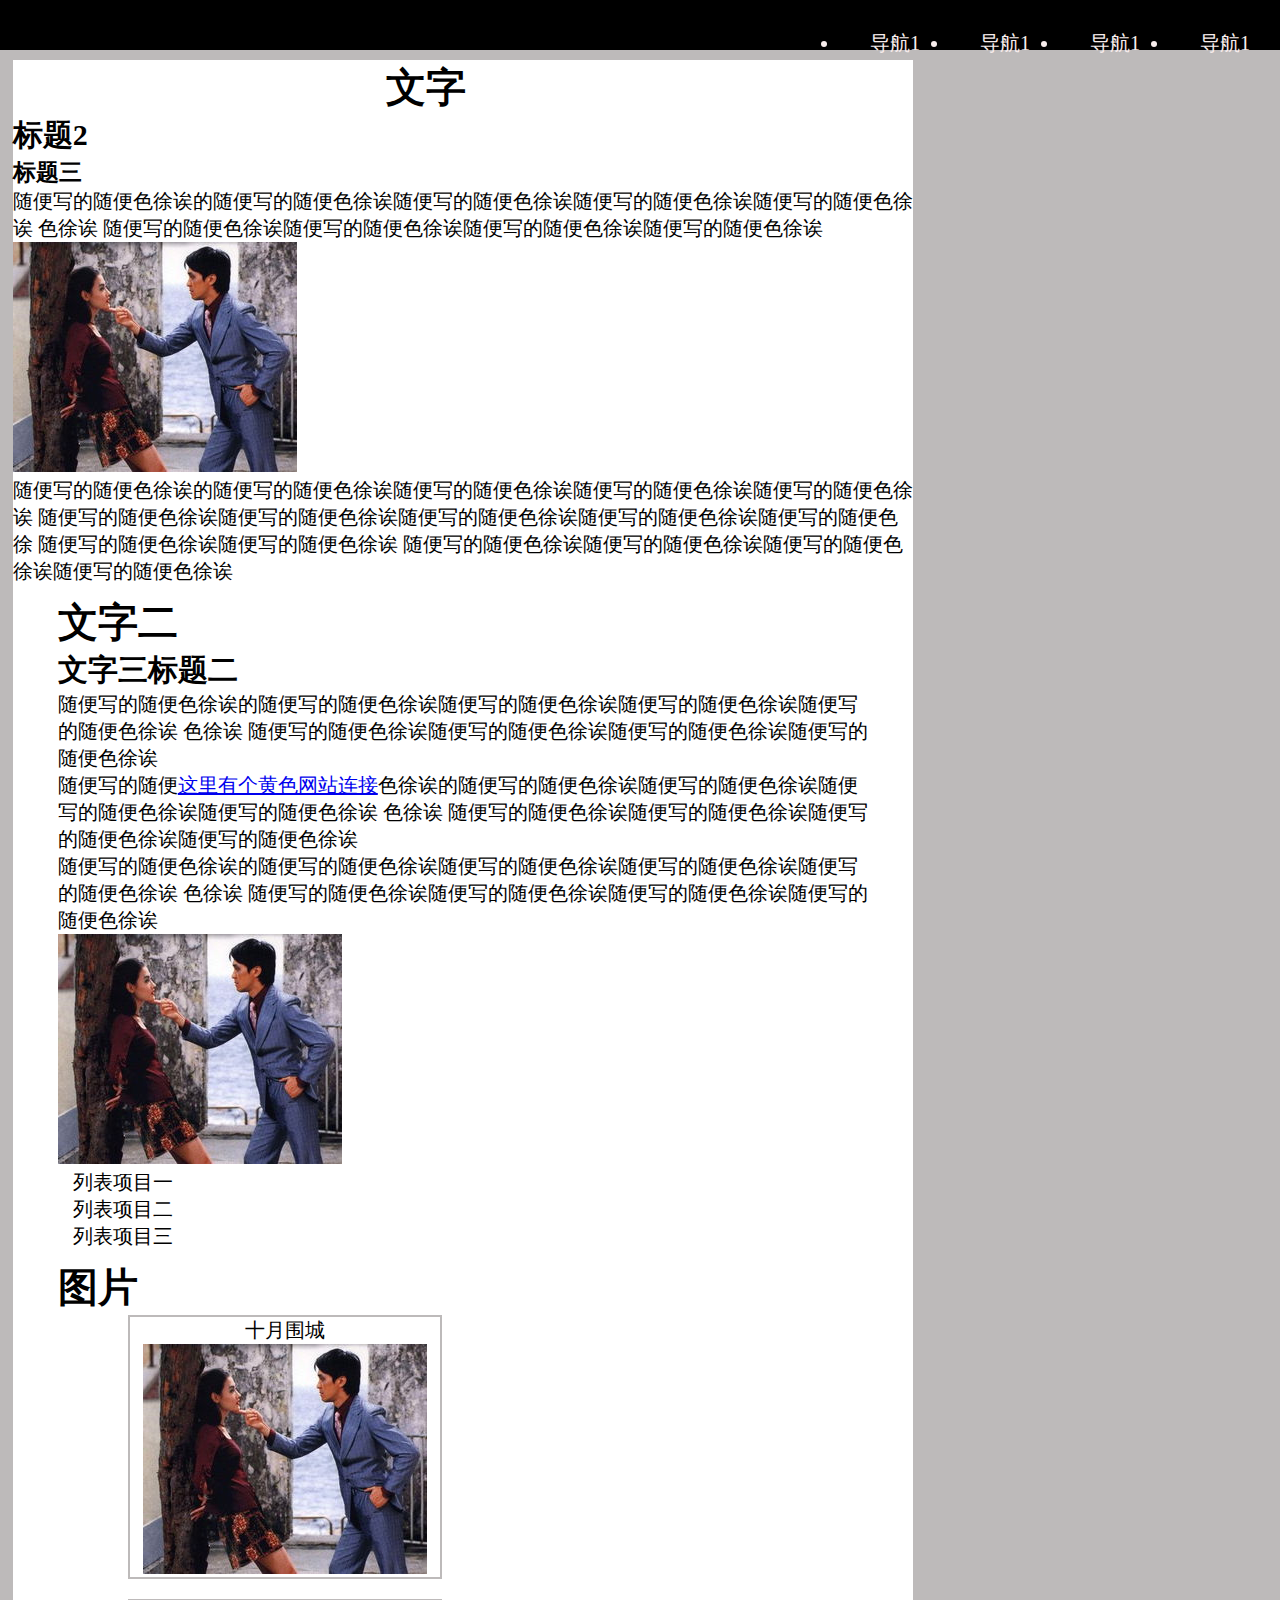
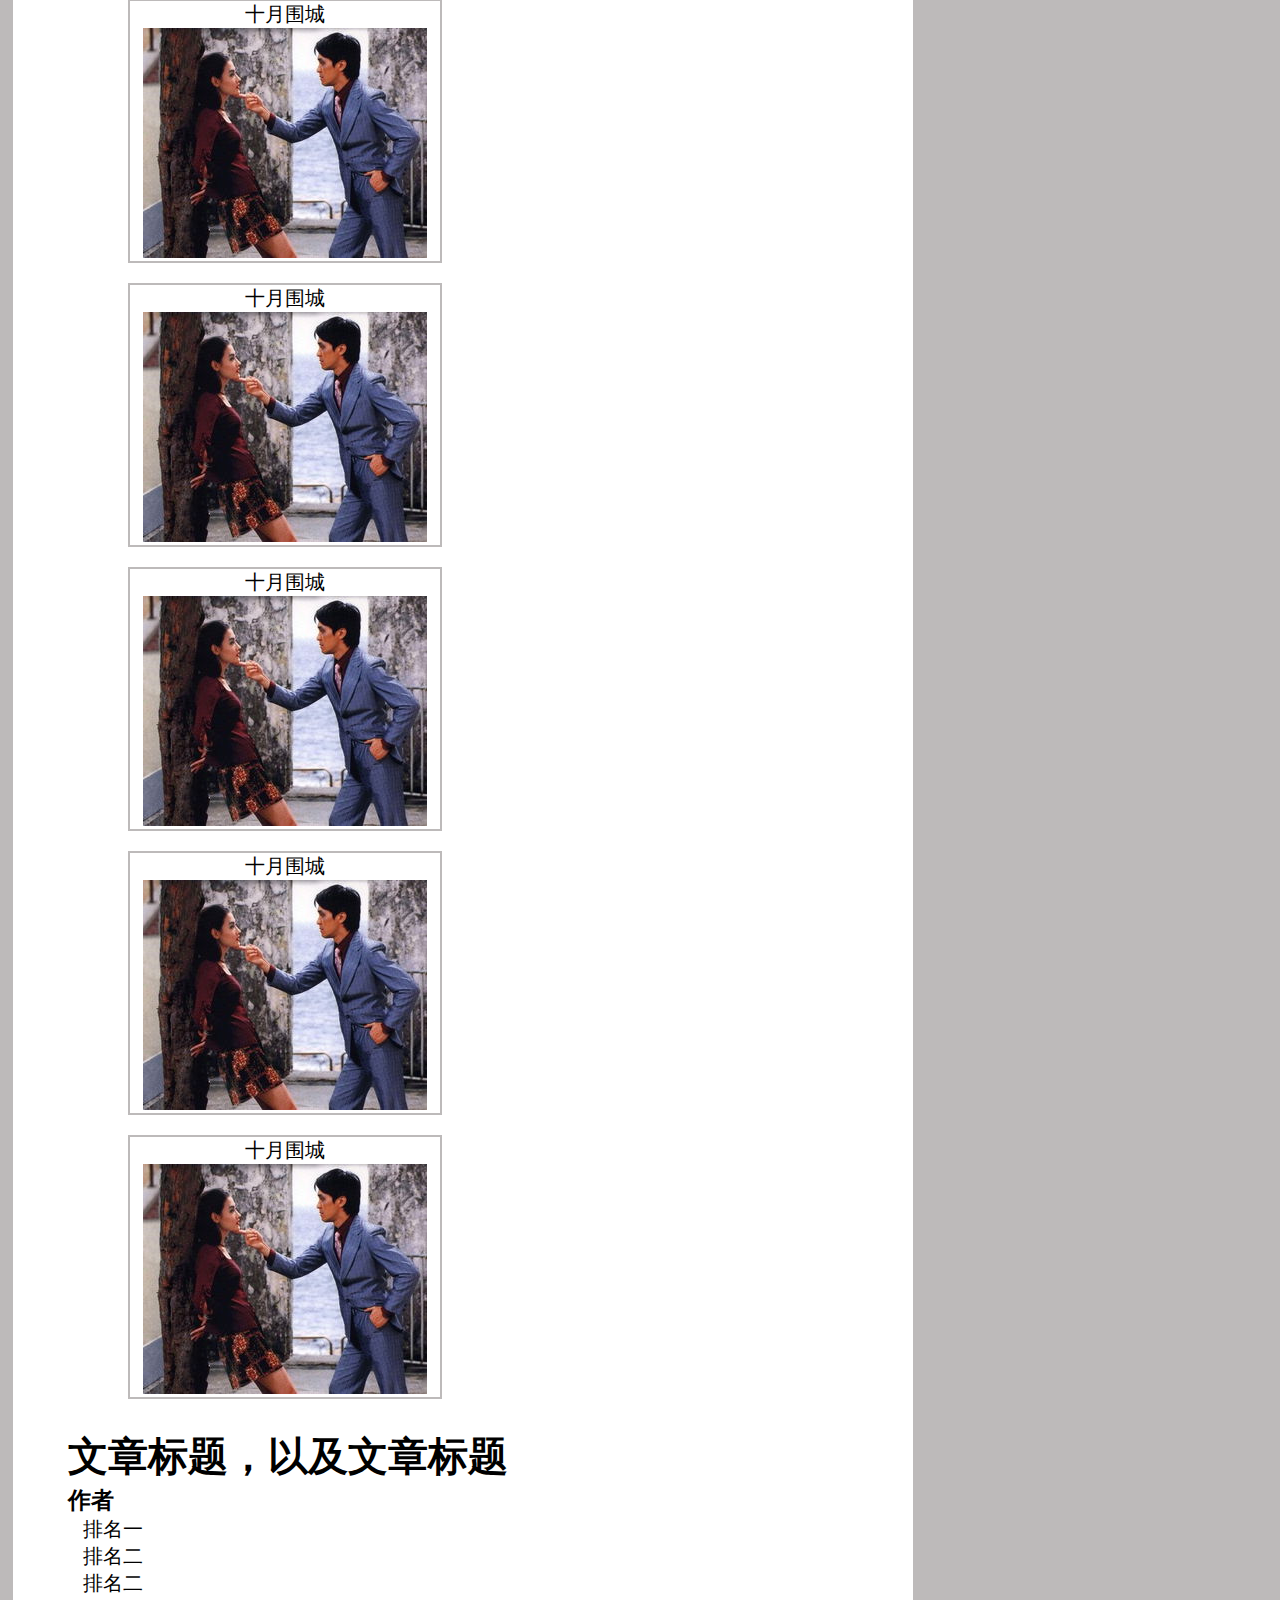
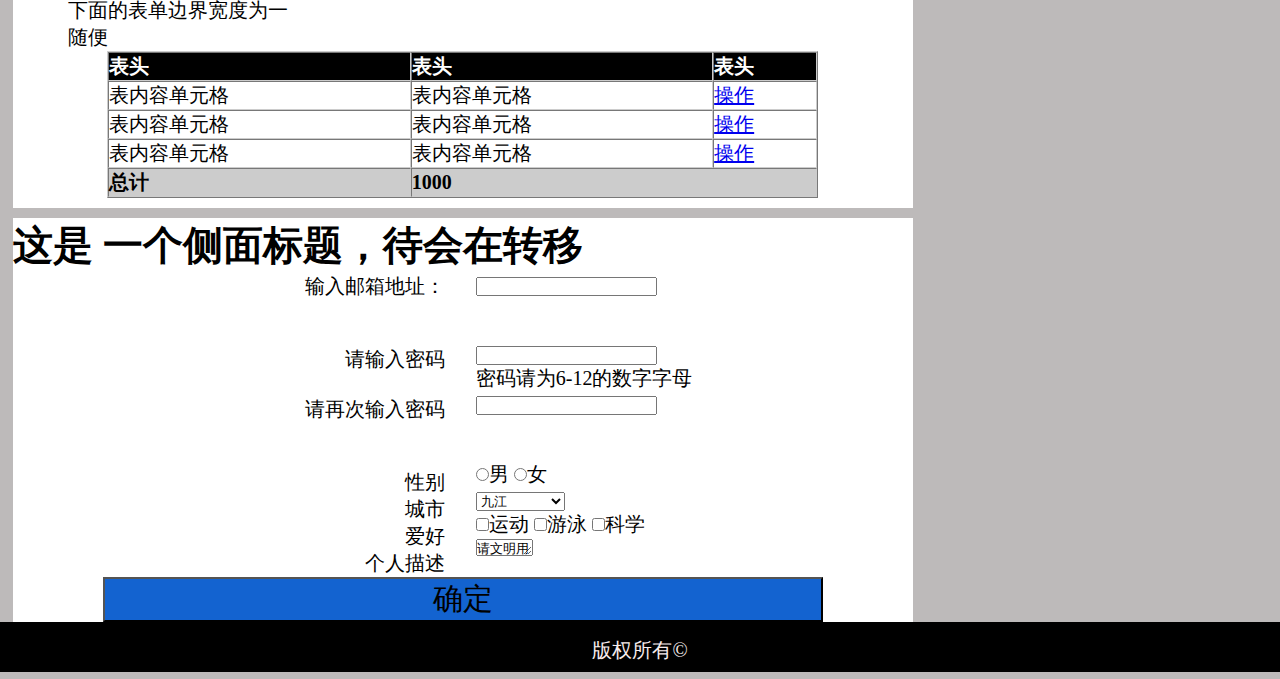
<file: basic2/basic2.html>
<!doctype html>
<html>
<head>
<meta charset="utf-8">
<title>百度任务</title>
<style type="text/css">
*{margin:0;
padding:0;
 }
 
 body{
background:#BDBABA;
  color:#F8EDED;
  font-size:20px; 
}


.zuihou{
	margin-buttom:0px;
	height:50px;
	width:100%;
	background:#000000;
 
			}
.zuihou p{
	text-align:center;
	padding:15px 0;
	
	}

.header{
	height:50px;
	width:100%;
	background:#000000;
	clear:both;
	}
	
.list li{
		float:right;
		margin:0px;
		padding:30px;
		text-align:center;
		}

.zhugan{
	margin-top:10px;
	margin-bottom:10px;
	 background:#FFFFFF;
	margin-left:1%;
	margin-right:25%;
	width:900px;
	color:#000000;
		}
.zhugan-partone h1 {
	text-align:center;
	}	
.zhugan-parttwo{
	margin:10px 5%;
	background:#FFFFFF;}
.zhugan-parttwo p ,h1,h2,dl{
		color:#000000;}	
.zhugan-partthree{
	margin :10px 5%;
	background:#fff;
	color:#000;
	
	}
	  .zhugan-partthree p{
	text-align:center;
	 width:310px;
	 height:260px;
	 border:2px solid #BDBABA;
	 margin-left:70px;
	 margin-bottom:20px;
	}
	.zhugan-partlist{
		 color:#000000;
		margin:10px 5%;
		background:#fff;
		padding:10px;
		}
		.zhugan-partlist   ol{
			list-style:none;
			color:#000000;
		 }
	 
.zhugan-partlist p,ol{
	color:#000;
	}		
	table{
		border-color:#cccccc;
		width:90%;
		 margin-right:5%;
	     margin-left:5%;
		 border-spacing:0px; 
	     padding:0; 
	}
 
table #header{
		color:#FFFFFF;
		background:#000000;
		text-align:left;}
 table #footer{ 
	 background:#cccccc;
	 font-weight:bold; }
/*侧栏*/	 
 .celan{ 
		 background:#fff;
		 color:#000000;
		 width:900px;
		 margin-left:1%;
		 } 
 .finallyleft{
	  width:48%;
	 margin-right:5px;
	 float:left;
	
	 }
.finallyright{
	 width:48%;
	 float:right;
	 margin-right:5px;
	 }
 
 #button{clear:both;
 background:#1363D0;
 width:80%;
 height:auto;
 font-size:150%;
 margin:0 10%;}
 
 
 
</style>

</head>
<body>
<header>
<div class="header" >

<ul style="list-type:disc" class="list">
<li>导航1</li>
<li>导航1</li>
<li>导航1</li>
<li>导航1</li>
</ul>
</div>
</header>
 
<div class="zhugan" id="zhugan">
 <div class="zhugan-partone">
 <h1>文字</h1>
 <h2>标题2</h2>
 <h3>标题三</h3>
  <p>随便写的随便色徐诶的随便写的随便色徐诶随便写的随便色徐诶随便写的随便色徐诶随便写的随便色徐诶
  色徐诶
 随便写的随便色徐诶随便写的随便色徐诶随便写的随便色徐诶随便写的随便色徐诶</p>
 <img src="zhouxingchi.jpg" alt="图像不可见的时候描述" title="图像可见的描述"/>
  <p>随便写的随便色徐诶的随便写的随便色徐诶随便写的随便色徐诶随便写的随便色徐诶随便写的随便色徐诶
 随便写的随便色徐诶随便写的随便色徐诶随便写的随便色徐诶随便写的随便色徐诶随便写的随便色徐 随便写的随便色徐诶随便写的随便色徐诶
 随便写的随便色徐诶随便写的随便色徐诶随便写的随便色徐诶随便写的随便色徐诶</p></div>
<div class="zhugan-parttwo">
<h1>文字二</h1>
<h2>文字三标题二</h2>
 <p>随便写的随便色徐诶的随便写的随便色徐诶随便写的随便色徐诶随便写的随便色徐诶随便写的随便色徐诶
  色徐诶
 随便写的随便色徐诶随便写的随便色徐诶随便写的随便色徐诶随便写的随便色徐诶</p>
  <p>随便写的随便<a href="www.comdda.com" title="这里有一个连接">这里有个黄色网站连接</a>色徐诶的随便写的随便色徐诶随便写的随便色徐诶随便写的随便色徐诶随便写的随便色徐诶
  色徐诶
 随便写的随便色徐诶随便写的随便色徐诶随便写的随便色徐诶随便写的随便色徐诶</p>
  <p>随便写的随便色徐诶的随便写的随便色徐诶随便写的随便色徐诶随便写的随便色徐诶随便写的随便色徐诶
  色徐诶
 随便写的随便色徐诶随便写的随便色徐诶随便写的随便色徐诶随便写的随便色徐诶</p>
 <img src="zhouxingchi.jpg" alt="图片不能显示的时候显示" title="尹千仇">
 <dl>
 <dd>&nbsp;&nbsp;&nbsp;列表项目一</dd>
 <dd>&nbsp;&nbsp;&nbsp;列表项目二</dd>
 <dd>&nbsp;&nbsp;&nbsp;列表项目三</dd></dl>
</div>
<div class="zhugan-partthree" >
<h1>图片</h1>
<p  class="jiegou">十月围城<br><img src="zhouxingchi.jpg" alt="照片不能显示的时候显示" title="十月围城"/></p>
<p  class="jiegou">十月围城<br><img src="zhouxingchi.jpg" alt="照片不能显示的时候显示" title="十月围城"/></p>
<p  class="jiegou">十月围城<br><img src="zhouxingchi.jpg" alt="照片不能显示的时候显示" title="十月围城"/></p>
<p  class="jiegou">十月围城<br><img src="zhouxingchi.jpg" alt="照片不能显示的时候显示" title="十月围城"/></p>
<p  class="jiegou">十月围城<br><img src="zhouxingchi.jpg" alt="照片不能显示的时候显示" title="十月围城"/></p>
<p  class="jiegou">十月围城<br><img src="zhouxingchi.jpg" alt="照片不能显示的时候显示" title="十月围城"/></p>
</div>
<div class="zhugan-partlist">
<h1>文章标题，以及文章标题</h1>
<h3>作者</h3>
<ol><li>&nbsp;&nbsp;&nbsp;排名一</li>
<li>&nbsp;&nbsp;&nbsp;排名二</li>
<li>&nbsp;&nbsp;&nbsp;排名二</li></ol>
<p>下面的表单边界宽度为一</p> 
<caption>随便</caption>
<table border="1" >
<tr id="header"><th>表头</th>
    <th>表头</th>
    <th>表头</th>
  </tr>
  <tr>
  <td>表内容单元格</td>
  <td>表内容单元格</td>
  <td><a  href="www.imooc.com" title="可能是连接的">操作</a></td>
   </tr>  
  <tr><td>表内容单元格</td>
  <td>表内容单元格</td>
  <td><a  href="www.imooc.com" title="可能是连接的">操作</a></td> </tr>
  <tr><td>表内容单元格</td>
  <td>表内容单元格</td>
  <td><a  href="www.imooc.com" title="可能是连接的">操作</a></td></tr>
  <tr id="footer"  ><td>总计</td>
     <td colspan="2" >1000</td></tr>
 </table>
</div>
 </div>
<div  class="celan">
<h1>这是 一个侧面标题，待会在转移</h1>

<div class="finallyleft">
<p align="right">输入邮箱地址：</p>
<br><br>
<p align="right">请输入密码</p><br>
<p align="right">请再次输入密码</p>
<br><br>
<p align="right">性别</p>
<p align="right">城市</p>
<p  align="right">爱好</p>
<p align="right">个人描述</p>
</div>
<form action=""  method="post">
<div class="finallyright"> 
<input name="edittext" type="text" size="20"  maxlength="12"><br><br><br>
<input name="password" type="password" size="20"  maxlength="12">
<p>密码请为6-12的数字字母</p>
<input name="repassword" type="password" size="20"  maxlength="12"><br><br><br>
<input name="onechiose" type ="radio" value="men">男
<input name="women" type="radio" value="women">女
<br>
<select name="中国">
<optgroup label="江西">
<option>九江</option>
<option>南昌</option></optgroup>
<optgroup  label="海南">
<option>北京</option>
<option>随便</option></optgroup>
<optgroup  label="大宇宙">
<option>十月围城</option>
<option>永远不变</option>
<option>还是不变</option></optgroup></select>
<br>
<input name="sport" type="checkbox">运动
<input name="swing" type="checkbox">游泳
<input name="sciecin" type="checkbox">科学<br>
<textarea name="textarea"  rows="1" cols="5" value="say">请文明用语：</textarea><br>

</div>
<form>
<input type="submit" value="确定" id="button">
</form>

</div>
 

<footer>
<div class="zuihou" >
<p>版权所有&copy;</p></div></footer>

</body>
</html>
</file>
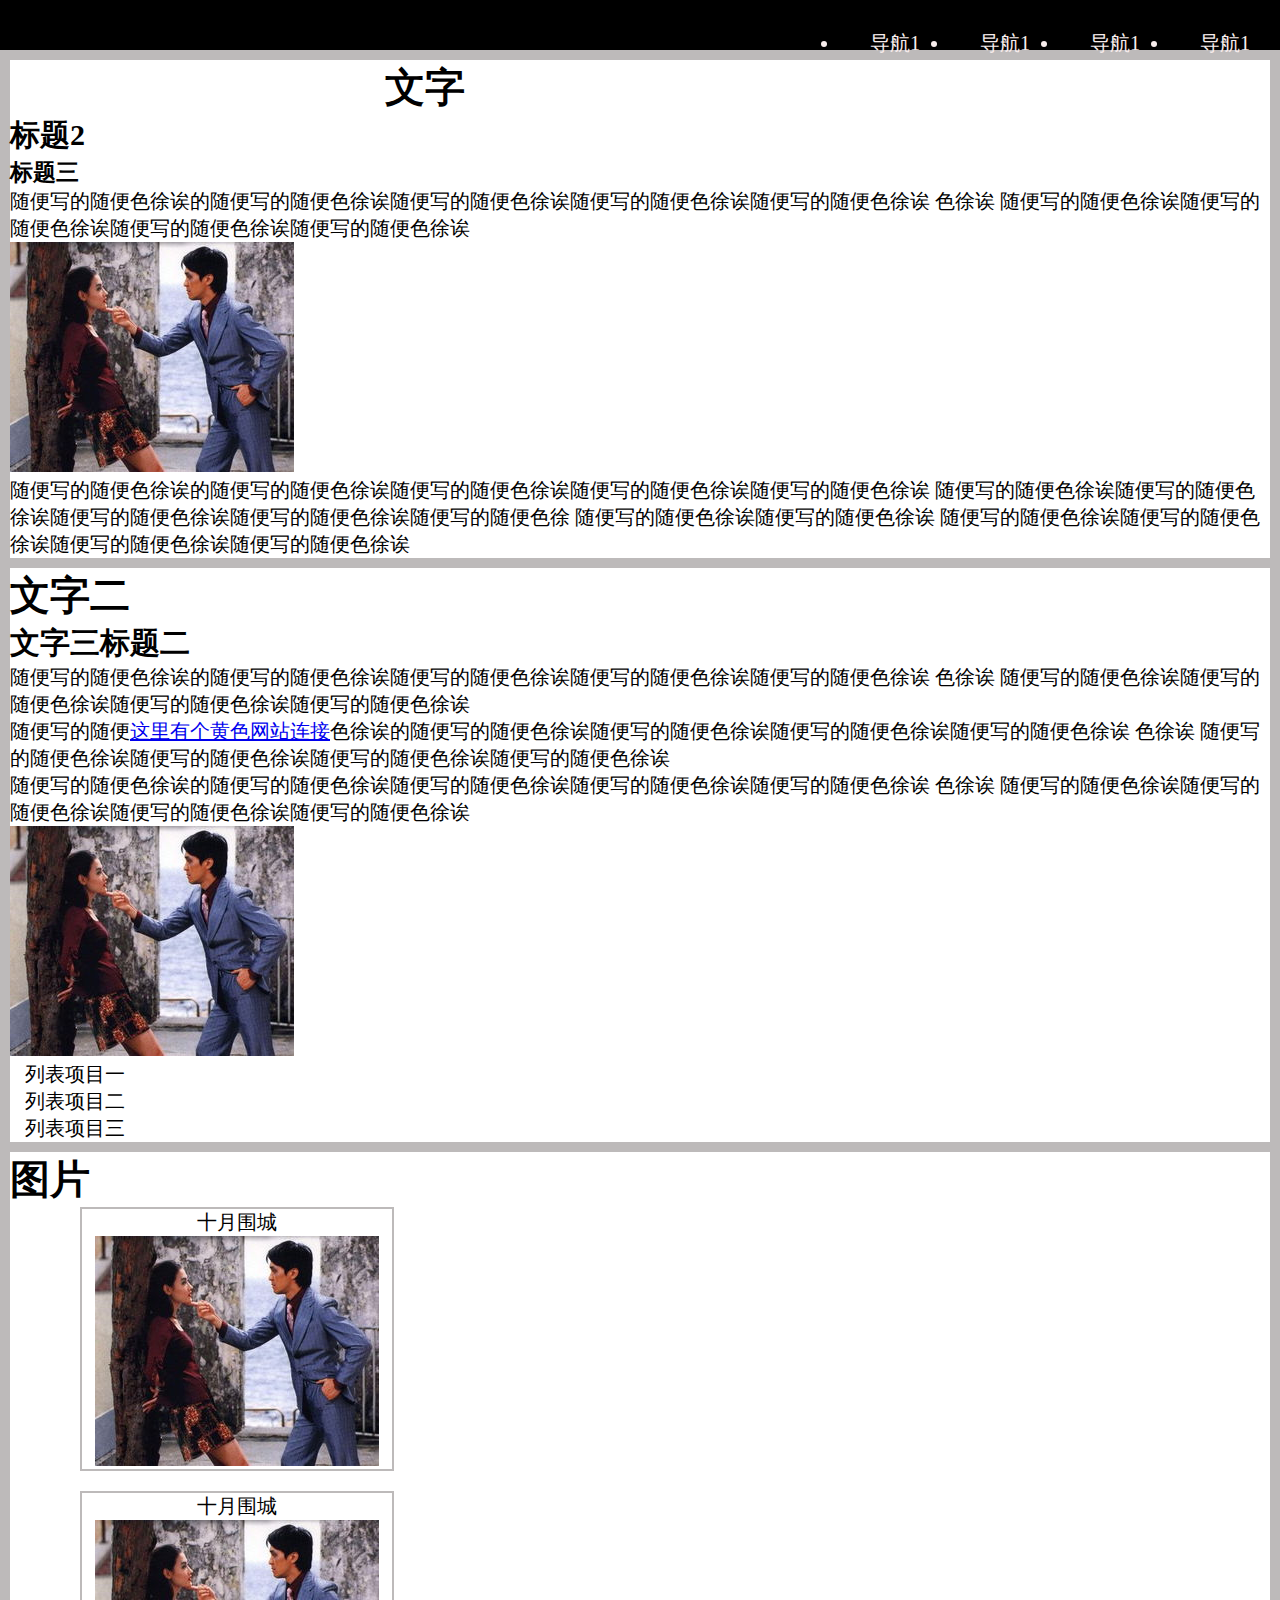
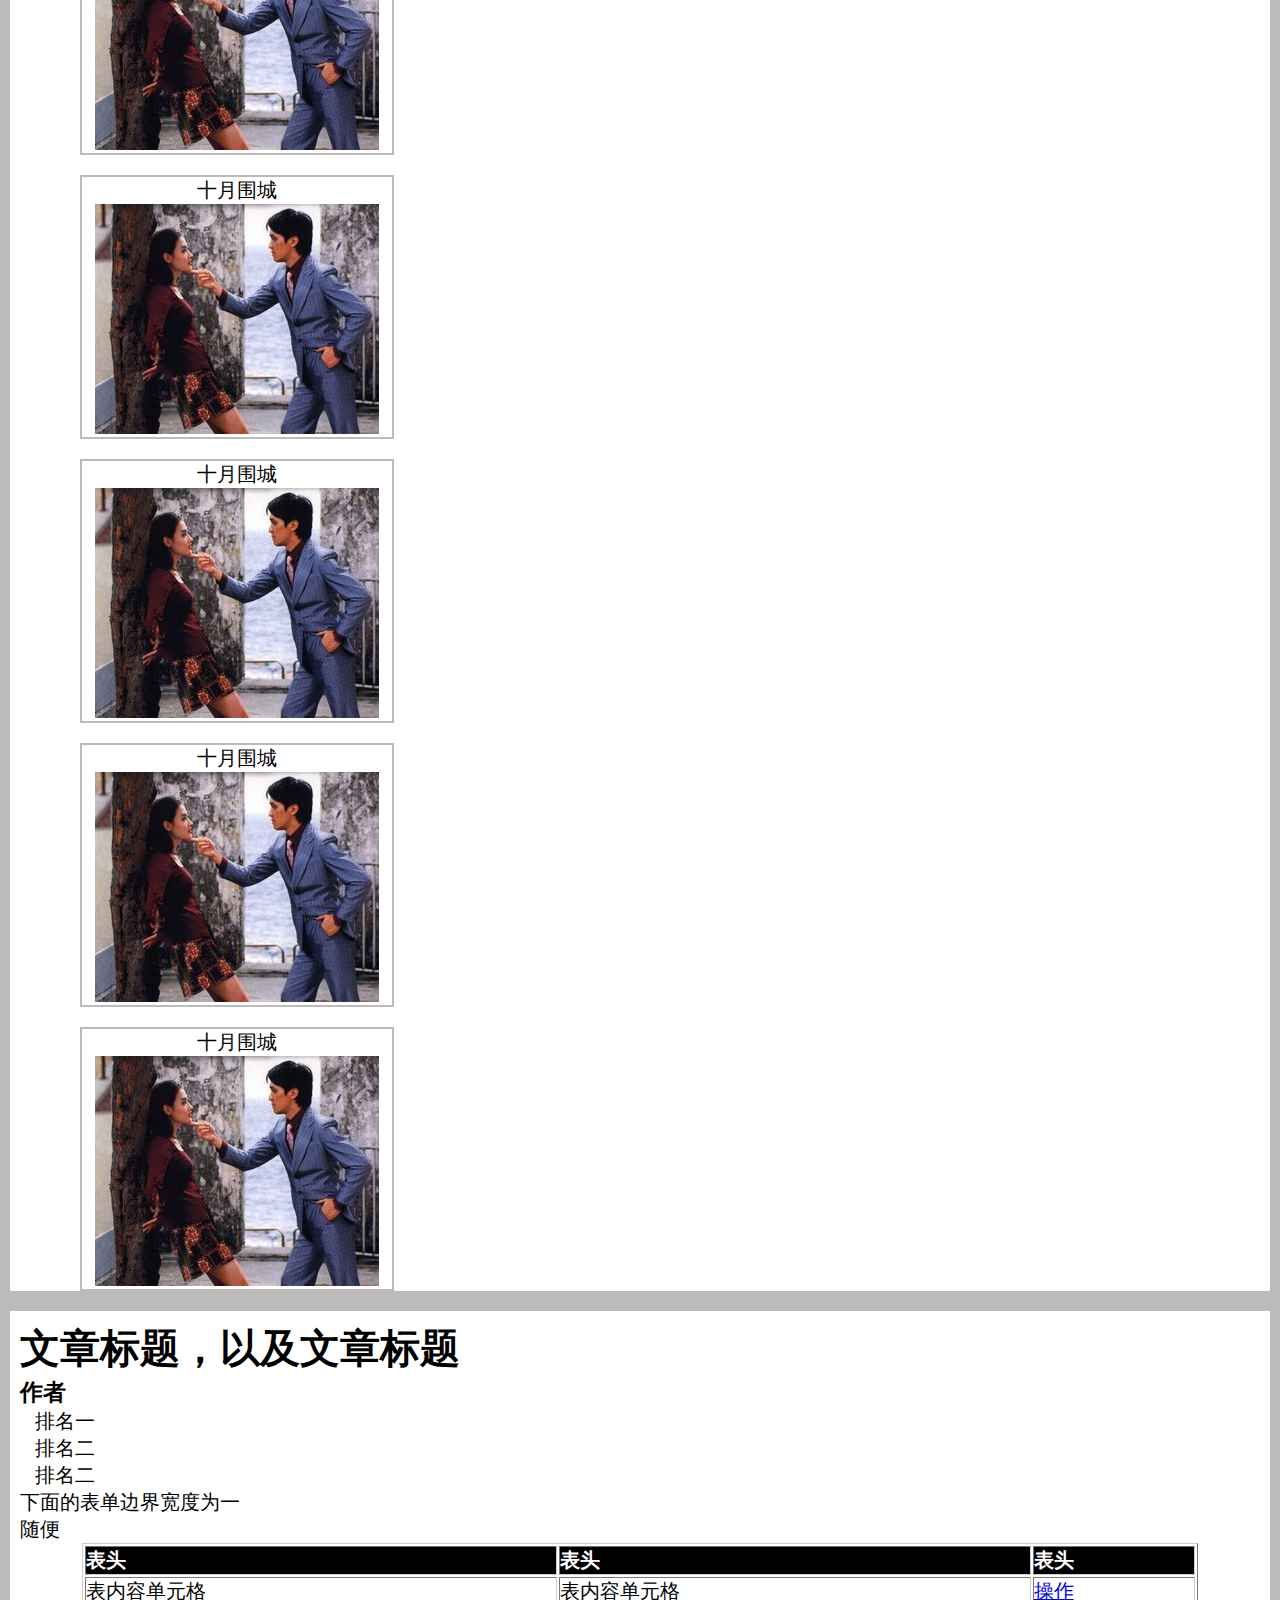
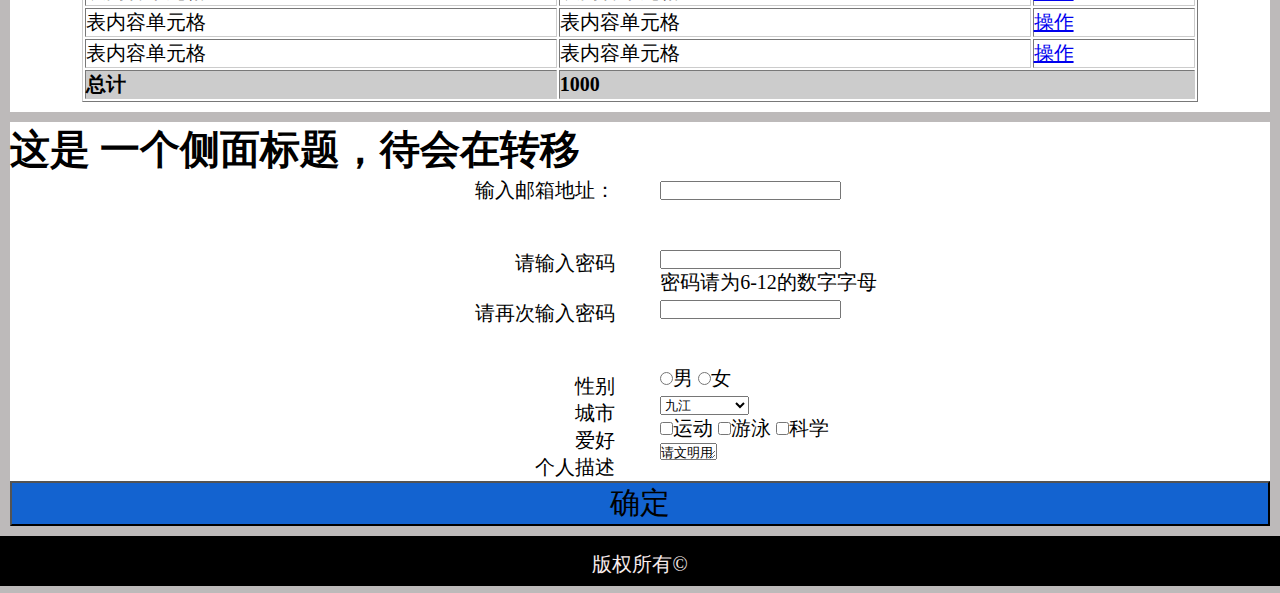
<file: htmlandcss1基础/周星驰前奏.html>
<!doctype html>
<html>
<head>
<meta charset="utf-8">
<title>百度任务</title>
<style type="text/css">
*{margin:0;
padding:0;
 
 }
 
 body{
background:#BDBABA;
color:#F8EDED;
font-size:20px; 
}


.zuihou{
	margin-bottom: 0px;
	height:50px;
	width:100%;
	background:#000000;
 
			}
.zuihou p{
	text-align:center;
	padding:15px 0;
	
	}

.header{
	height:50px;
	width:100%;
	background:#000000;
	clear:both;
	}
	
.list li{
		float:right;
		padding:30px;
		text-align:center;
		}

.zhuganpart{
     margin:10px;
	 background:#FFFFFF;
	 color:#000000;
		}
#zhugan-partone h1 {
	text-align:center;
	}

 #zhugan-partthree p{
	text-align:center;
	 width:310px;
	 height:260px;
	 border:2px solid #BDBABA;
	 margin-left:70px;
	 margin-bottom:20px;
	}
	#zhugan-partlist{
		 color:#000000;
		padding:10px;
		}
   #zhugan-partlist   ol{
			list-style:none;
		 }
 		
table{
		border-color:#cccccc;
		width:90%;
		 margin:0 5%;
	}
 
table #header{
		color:#FFFFFF;
		background:#000000;
		text-align:left;}
table #footer{ 
	 background:#cccccc;
	 font-weight:bold; }
/*侧栏*/	 
 .celan{ 
		 background:#fff;
		 color:#000000;
		 margin:10px;
		 } 
 .finallyleft{
	  width:48%;
	 margin-right:5px;
	 float:left;
	
	 }
.finallyright{
	 width:48%;
	 float:right;
	 margin-right:5px;
	 }
 
 #button{
 	clear:both;
 background:#1363D0;
 width:100%;
 height:auto;
 font-size:150%;

}
 
 
 
</style>

</head>
<body>
<header>
<div class="header">
<ul style="list-type:disc" class="list">
<li>导航1</li>
<li>导航1</li>
<li>导航1</li>
<li>导航1</li>
</ul>
</div>
</header>
<div class="zhuganpart" id="zhugan-partone">
 <h1>文字</h1>
 <h2>标题2</h2>
 <h3>标题三</h3>
  <p>随便写的随便色徐诶的随便写的随便色徐诶随便写的随便色徐诶随便写的随便色徐诶随便写的随便色徐诶
  色徐诶
 随便写的随便色徐诶随便写的随便色徐诶随便写的随便色徐诶随便写的随便色徐诶</p>
 <img src="zhouxingchi.jpg" alt="图像不可见的时候描述" title="图像可见的描述"/>
  <p>随便写的随便色徐诶的随便写的随便色徐诶随便写的随便色徐诶随便写的随便色徐诶随便写的随便色徐诶
 随便写的随便色徐诶随便写的随便色徐诶随便写的随便色徐诶随便写的随便色徐诶随便写的随便色徐 随便写的随便色徐诶随便写的随便色徐诶
 随便写的随便色徐诶随便写的随便色徐诶随便写的随便色徐诶随便写的随便色徐诶</p>
 </div>
<div class="zhuganpart" id="zhugan-parttwo">
 <h1>文字二</h1>
 <h2>文字三标题二</h2>
 <p>随便写的随便色徐诶的随便写的随便色徐诶随便写的随便色徐诶随便写的随便色徐诶随便写的随便色徐诶
  色徐诶
 随便写的随便色徐诶随便写的随便色徐诶随便写的随便色徐诶随便写的随便色徐诶</p>
 <p>随便写的随便<a href="www.comdda.com" title="这里有一个连接">这里有个黄色网站连接</a>色徐诶的随便写的随便色徐诶随便写的随便色徐诶随便写的随便色徐诶随便写的随便色徐诶
  色徐诶
 随便写的随便色徐诶随便写的随便色徐诶随便写的随便色徐诶随便写的随便色徐诶</p>
 <p>随便写的随便色徐诶的随便写的随便色徐诶随便写的随便色徐诶随便写的随便色徐诶随便写的随便色徐诶
  色徐诶
 随便写的随便色徐诶随便写的随便色徐诶随便写的随便色徐诶随便写的随便色徐诶</p>
 <img src="zhouxingchi.jpg" alt="图片不能显示的时候显示" title="尹千仇"/>
 <dl>
 <dd>&nbsp;&nbsp;&nbsp;列表项目一</dd>
 <dd>&nbsp;&nbsp;&nbsp;列表项目二</dd>
 <dd>&nbsp;&nbsp;&nbsp;列表项目三</dd>
 </dl>
 </div>
<div class="zhuganpart" id="zhugan-partthree" >
 <h1>图片</h1>
 <p  class="jiegou">十月围城<br><img src="zhouxingchi.jpg" alt="照片不能显示的时候显示" title="十月围城"/></p>
 <p  class="jiegou">十月围城<br><img src="zhouxingchi.jpg" alt="照片不能显示的时候显示" title="十月围城"/></p>
 <p  class="jiegou">十月围城<br><img src="zhouxingchi.jpg" alt="照片不能显示的时候显示" title="十月围城"/></p>
 <p  class="jiegou">十月围城<br><img src="zhouxingchi.jpg" alt="照片不能显示的时候显示" title="十月围城"/></p>
 <p  class="jiegou">十月围城<br><img src="zhouxingchi.jpg" alt="照片不能显示的时候显示" title="十月围城"/></p>
 <p  class="jiegou">十月围城<br><img src="zhouxingchi.jpg" alt="照片不能显示的时候显示" title="十月围城"/></p>
 </div>
<div class="zhuganpart" id="zhugan-partlist">
<h1>文章标题，以及文章标题</h1>
<h3>作者</h3>
<ol>
<li>&nbsp;&nbsp;&nbsp;排名一</li>
<li>&nbsp;&nbsp;&nbsp;排名二</li>
<li>&nbsp;&nbsp;&nbsp;排名二</li>
</ol>
<p>下面的表单边界宽度为一</p> 
<caption>随便</caption>
<table border="1" >
<tr id="header">
<th>表头</th>
<th>表头</th>
<th>表头</th>
</tr>
<tr>
  <td>表内容单元格</td>
  <td>表内容单元格</td>
  <td><a  href="www.imooc.com" title="可能是连接的">操作</a></td>
</tr>  
<tr>
<td>表内容单元格</td>
  <td>表内容单元格</td>
  <td><a  href="www.imooc.com" title="可能是连接的">操作</a></td> 
</tr>
<tr>
  <td>表内容单元格</td>
  <td>表内容单元格</td>
  <td><a  href="www.imooc.com" title="可能是连接的">操作</a></td>
</tr>
<tr id="footer">
    <td>总计</td>
    <td colspan="2" >1000</td>
 </tr>
 </table>
</div>

 
<div  class="celan">
<h1>这是 一个侧面标题，待会在转移</h1>
<div class="finallyleft">
 <p align="right">输入邮箱地址：</p>
 <br><br>
 <p align="right">请输入密码</p><br>
 <p align="right">请再次输入密码</p>
 <br><br>
 <p align="right">性别</p>
 <p align="right">城市</p>
 <p  align="right">爱好</p>
 <p align="right">个人描述</p>
</div>
<form action=""  method="post">
<div class="finallyright"> 
<input name="edittext" type="text" size="20"  maxlength="12"><br><br><br>
<input name="password" type="password" size="20"  maxlength="12">
<p>密码请为6-12的数字字母</p>
<input name="repassword" type="password" size="20"  maxlength="12"><br><br><br>
<input name="onechiose" type ="radio" value="men">男
<input name="women" type="radio" value="women">女
<br>
<select name="中国">
<optgroup label="江西">
<option>九江</option>
<option>南昌</option></optgroup>
<optgroup  label="海南">
<option>北京</option>
<option>随便</option></optgroup>
<optgroup  label="大宇宙">
<option>十月围城</option>
<option>永远不变</option>
<option>还是不变</option></optgroup></select>
<br>
<input name="sport" type="checkbox">运动
<input name="swing" type="checkbox">游泳
<input name="sciecin" type="checkbox">科学<br>
<textarea name="textarea"  rows="1" cols="5" value="say">请文明用语：</textarea><br>

</div>
<form>
<input type="submit" value="确定" id="button">
</form>

</div>
 

<footer>
<div class="zuihou" >
<p>版权所有&copy;</p></div></footer>

</body>
</html>
</file>
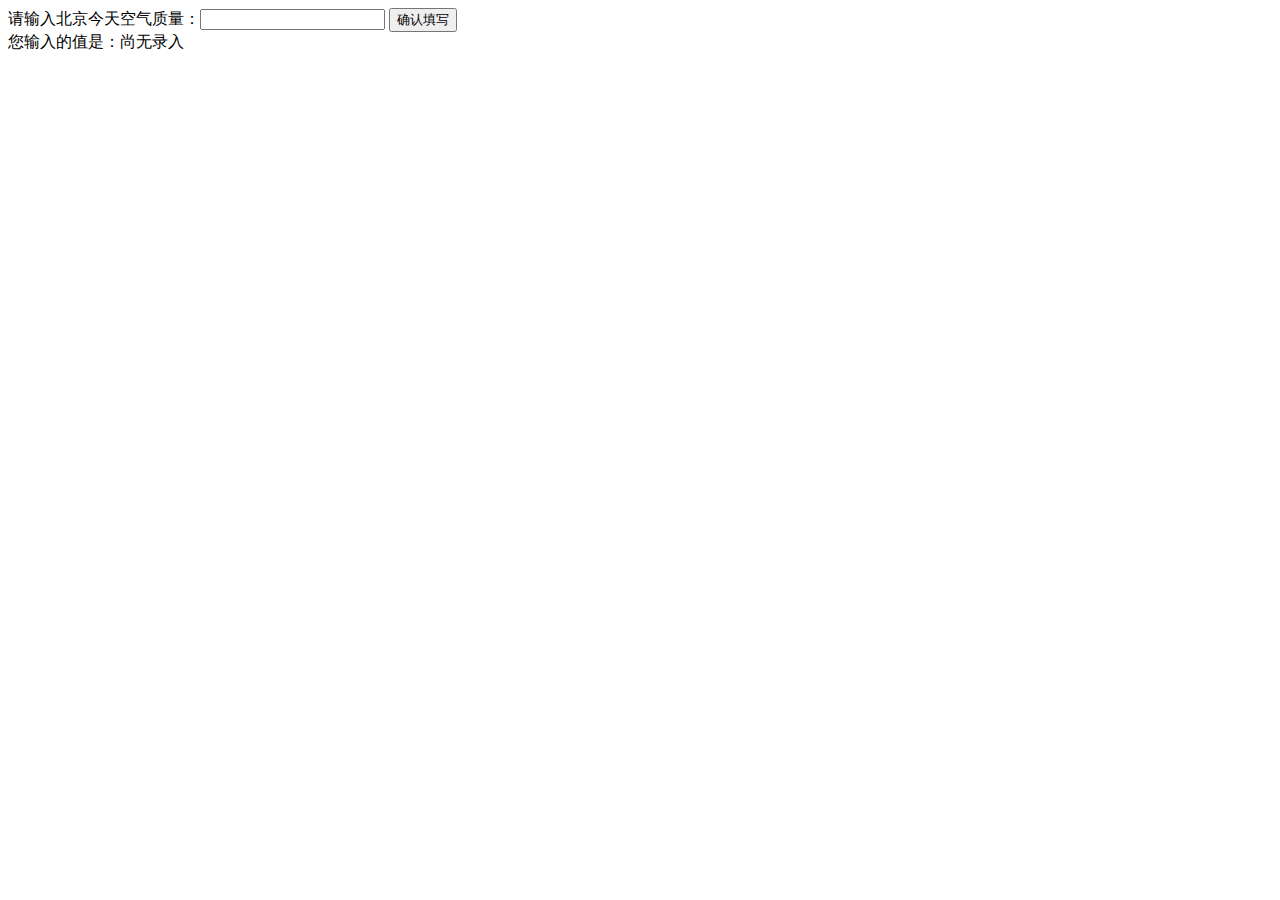
<file: js_basic1/js_basic1.html>
<!DOCTYPE html>
<html>
  <head>
    <meta charset="utf-8">
    <title>IFE JavaScript Task 01</title>
  </head>
<body>

  <label>请输入北京今天空气质量：<input id="aqi-input" type="text"></label>
  <button id="button">确认填写</button>

  <div>您输入的值是：<span id="aqi-display">尚无录入</span></div>

<script type="text/javascript">

 
  /*    
  在注释下方写下代码
  给按钮button绑定一个点击事件
  在事件处理函数中
  获取aqi-input输入的值，并显示在aqi-display中
  */

  var  button1=document.getElementById("button");
  var  display=document.getElementById("aqi-display"); 
       button1.onclick=function(){
         var  input=document.getElementById("aqi-input").value;  
       display.innerHTML=input;
 }

</script>
</body>
</html>
</file>
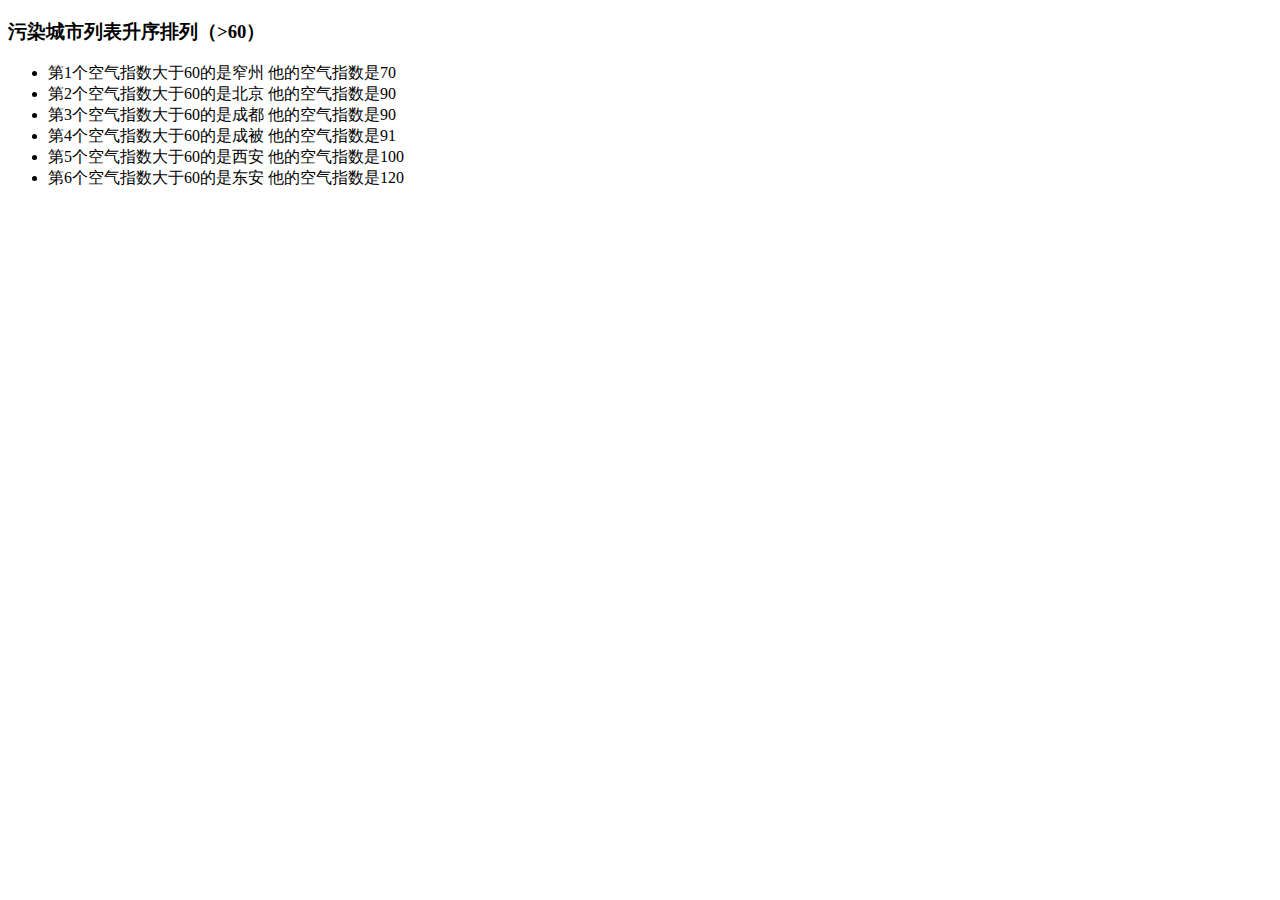
<file: js_basic2/js_basic2.html>
<!DOCTYPE html>
<html>
  <head>
    <meta charset="utf-8">
    <title>IFE JavaScript Task 01</title>
  </head>
<body>

  <h3>污染城市列表升序排列（>60）</h3>
  <ul id="aqi-list">
<!--   
    <li>第一名：福州（样例），10</li>
      <li>第二名：福州（样例），10</li> -->
  </ul>

<script type="text/javascript">
//获得ul元素
 var ul=document.getElementById("aqi-list"); 

 var aqiData = [
  ["北京", 90],
  ["上海", 50],
  ["福州", 10],
  ["广州", 50],
  ["成都", 90],
  ["西安", 100],
  ["上京", 39],
  ["泉州", 48],
  ["窄州", 70],
  ["成被", 91],
  ["东安", 120]
];

//升序排列
(function(){
var newarray=new Array(aqiData.length); 
for (var i = 1; i < aqiData.length; i++) {
	  for (var j = 0; j < aqiData.length-i; j++) {
	    if(aqiData[j][1]>aqiData[j+1][1]){
	    	var address;
	    	var num;
           //交换位置
           address=aqiData[j][0];
           aqiData[j][0]=aqiData[j+1][0];
           aqiData[j+1][0]=address;
           //交换数字
           num=aqiData[j][1];
           aqiData[j][1]=aqiData[j+1][1];
           aqiData[j+1][1]=num;
	    }
	   }
}
})();
//将数组排列之后进行输出
(function () { 
    var  count=0;
  for(var i=0;i<aqiData.length;i++){
  var newli=document.createElement("li");
     if(aqiData[i][1]>60){
          count++;
       ul.appendChild(newli);
      newli.innerHTML="第"+count+"个空气指数大于60的是"+aqiData[i][0]+"   他的空气指数是"+aqiData[i][1];
  }
}
}
)();


</script>
</body>
</html>
</file>
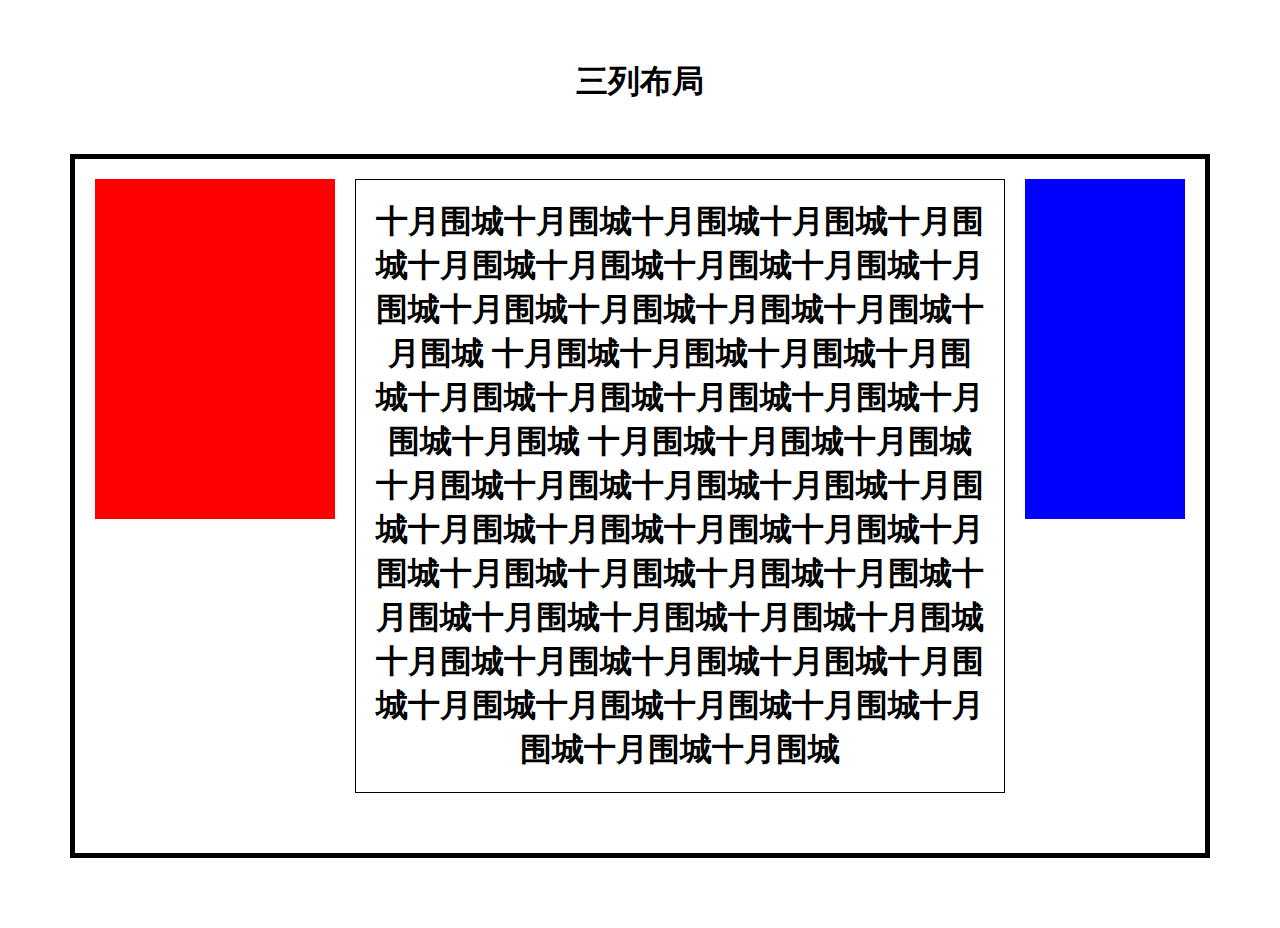
<file: 三列布局方法/三列布局方法.html>
<!DOCTYPE html>
<html>
<meta charset="utf-8">
<head>	
<style  type="text/css">
 *{
 	padding:0px;
 	margin:0px;
 	padding:20px;
 }
 #minnbox1, #minnbox2, #minnbox3{
 
 
 }
 h1{
 	text-align:center;
 }
 .box{
 	border:5px solid #000000;
 	margin: 10px;
 }
 /*relative*/
 #box1 #minbox1{
 	width:200px;
 	height: 300px;
 	background-color: red;
 	float:left;

 }
 #box1 #minbox2{
 	width:auto;
 	border:1px solid #000;
    margin:0 180px 0 260px;
 


 }
 #box1 #minbox3{
 	width:120px;
 	height:300px;
 	background-color:blue;
 	 float:right;
 }

</style>	
</head>
<body>
<h1>三列布局<h1>
<div id="box1" class="box">
<div id="minbox1"></div>
<div id="minbox3"></div>

<div id="minbox2">
	十月围城十月围城十月围城十月围城十月围城十月围城十月围城十月围城十月围城十月围城十月围城十月围城十月围城十月围城十月围城
	十月围城十月围城十月围城十月围城十月围城十月围城十月围城十月围城十月围城十月围城
	十月围城十月围城十月围城十月围城十月围城十月围城十月围城十月围城十月围城十月围城十月围城十月围城十月围城十月围城十月围城十月围城十月围城十月围城十月围城十月围城十月围城十月围城十月围城十月围城十月围城十月围城十月围城十月围城十月围城十月围城十月围城十月围城十月围城十月围城
</div>



 <div>
</body>
</html>
</file>
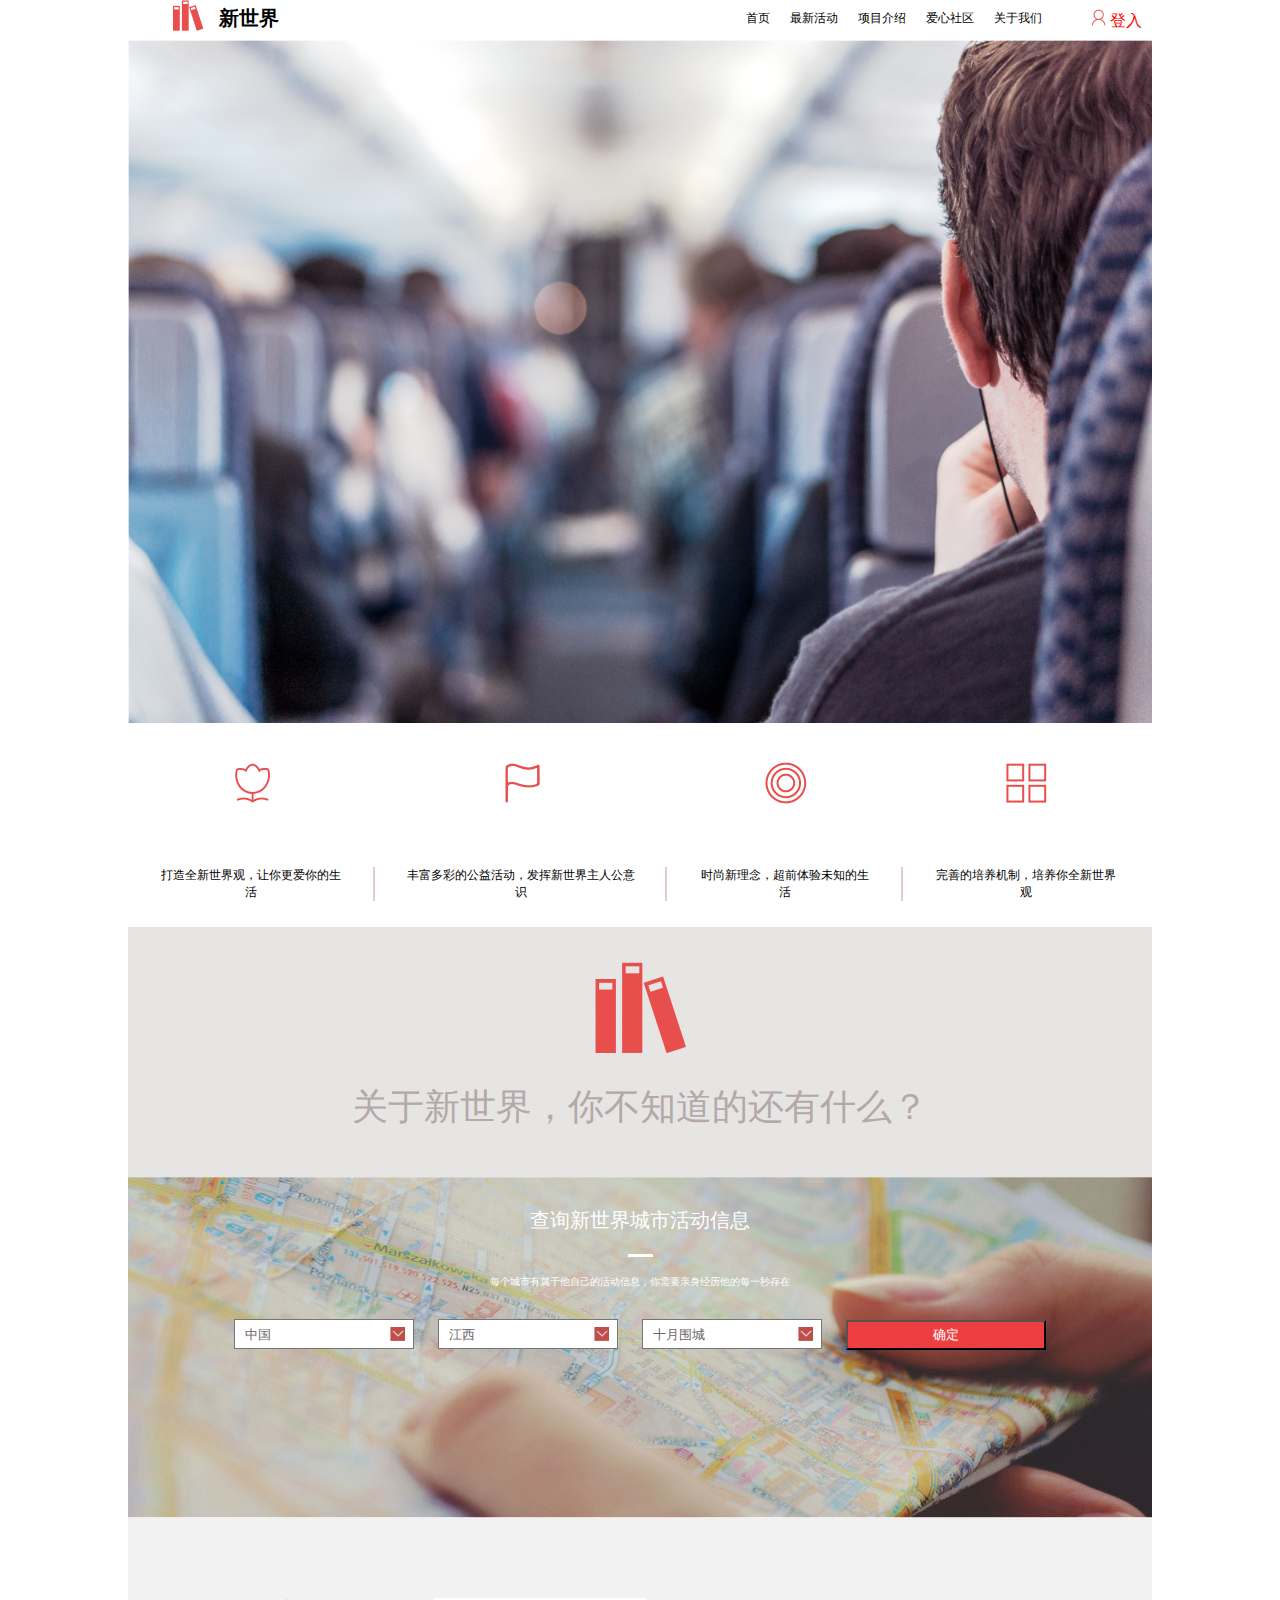
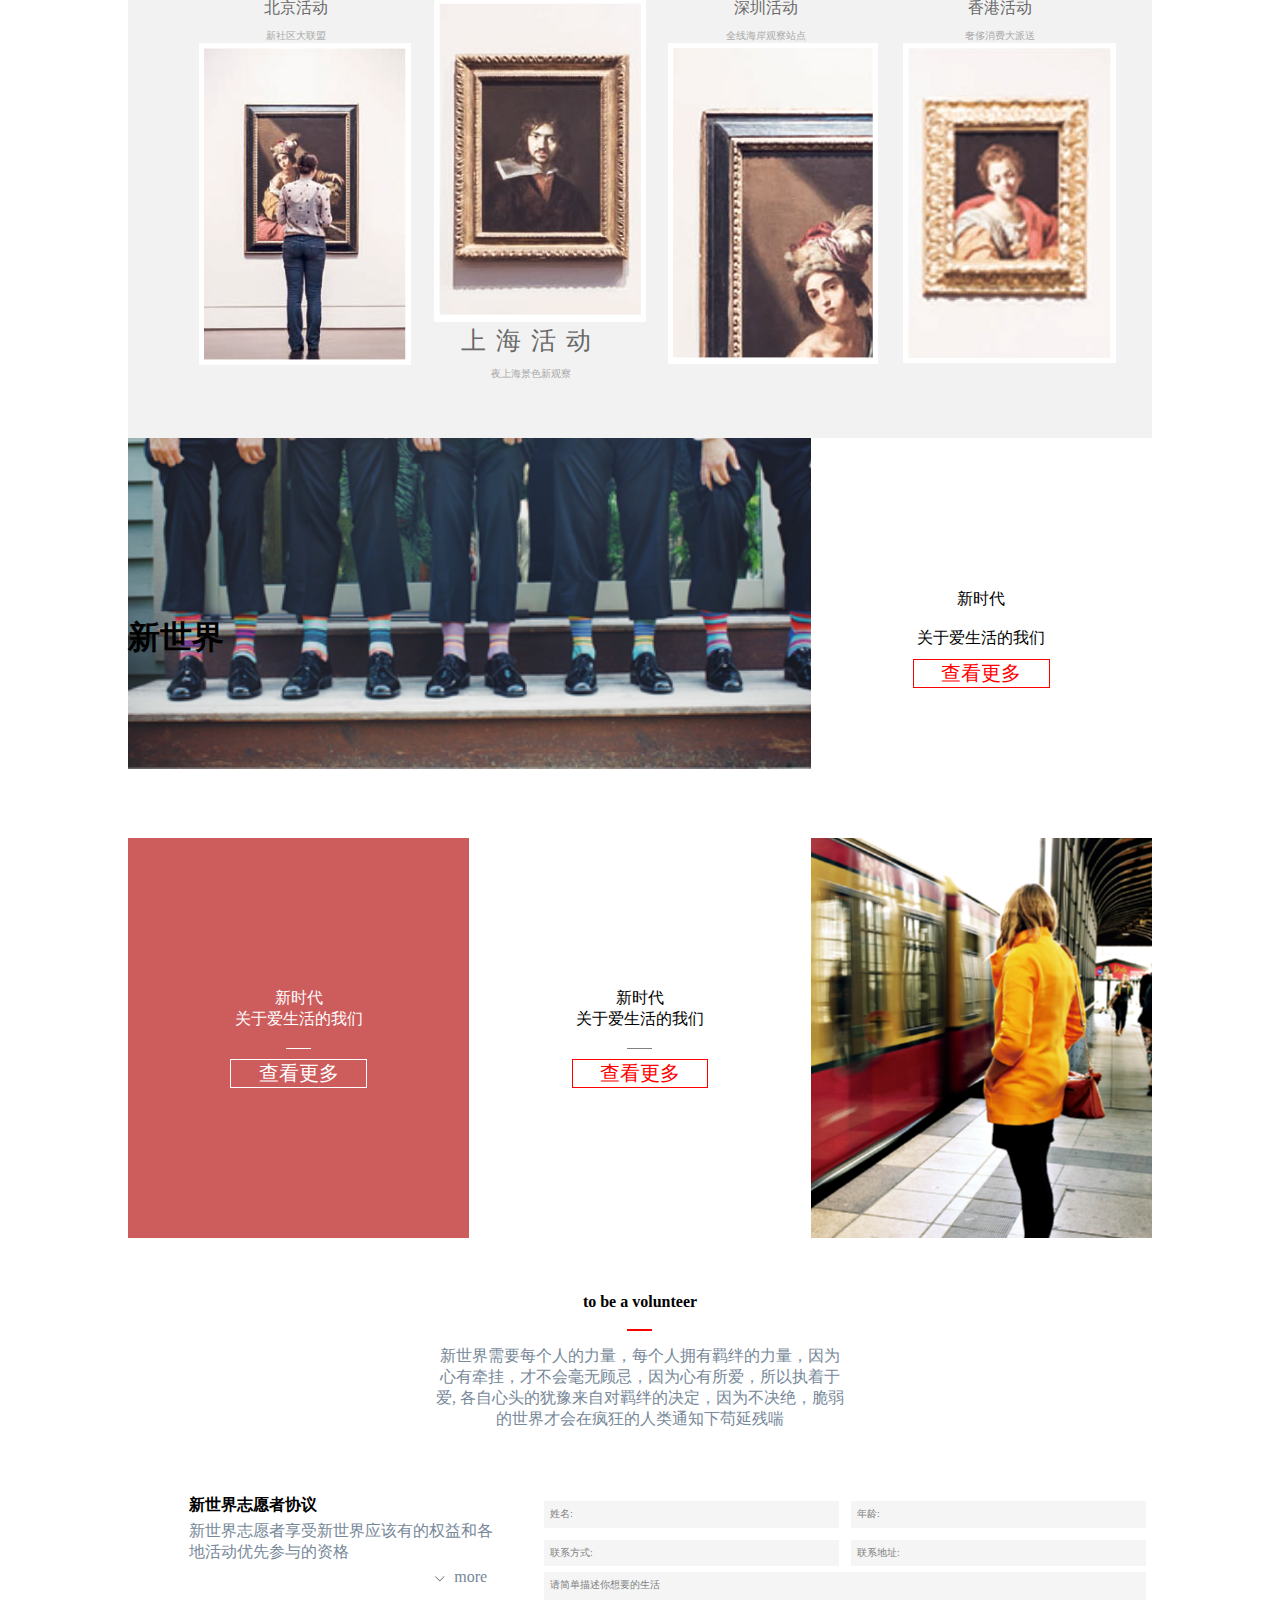
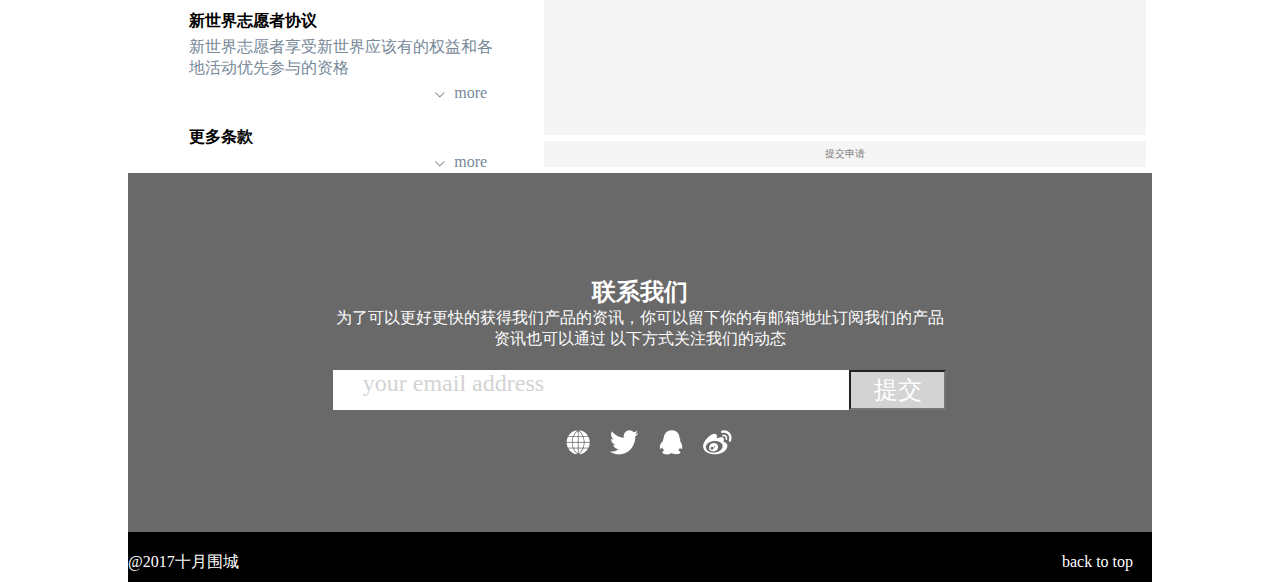
<file: 公司模拟素材/newworls.html>
<!doctype html>
<html>
<head>
<meta charset="utf-8">
<title>newworld</title>
</head>
<link rel="stylesheet" type="text/css" href="head.css" />
<link rel="stylesheet" type="text/css" href="body.css"/>
<link rel="stylesheet" type="text/css" href="footer.css"/>
<style  type="text/css">


</style>

<body>
<div id="mainbody">
<div class="header">
<div class="littlebook">
<img src="littlebook.png" title="十月围城" alt="error display"/>
<p>新世界</p>
</div>

<div class="login">
<img src="login .png" title="十月围城" alt="error display"/>
<span>登入</span>
</div>
<ul>
<li>关于我们</li>
<li>爱心社区</li>
<li>项目介绍</li>
<li>最新活动</li>
<li>首页</li>
</ul>
</div>

<div class="bigpicture">
<img id="newworld" src="si.png" title="十月围城" alt="error"/>
</div>


<table class="four-sentence">
<tr>
<!--<caption>four text ,your must know</caption>-->
<th><img src="_编组_.png" title="十月围城"  alt="error display"/></th>
<th><img src="编组2.png" title="十月围城"   alt="error display"/></th>
<th><img src="_编组3.png" title="十月围城"  alt="error display"/></th>
<th><img src="_编组4.png" title="十月围城" alt="error display"/></th></tr>
<tr>
<td><p class="text-one">打造全新世界观，让你更爱你的生活</p></td>
<td><p class="text-one">丰富多彩的公益活动，发挥新世界主人公意识</p></td>
<td ><p class="text-one">时尚新理念，超前体验未知的生活</p></td>
<td><p> 完善的培养机制，培养你全新世界观</p></td>
<td></td>
</tr>
</table>

<div class="aboutnewworld">
<img src="书籍.png" title="十月围城" alt="error display"/>
<p>关于新世界，你不知道的还有什么？</p>
</div>

<div class="place">
 <p class="one">查询新世界城市活动信息</p>
 <p class="three">&nbsp;&nbsp;&nbsp;</p>
 <p class="two">每个城市有属于他自己的活动信息，你需要亲身经历他的每一秒存在</p>
 <form>
 <select >
 <option selected="selected"><p>中国</p></option>
 <option><p>美国</p></option>
 <option><p>英国</p></option>
 <option><p>俄罗斯</p></option>
 </select>

 <select  >
 <option selected="selected"><p>江西</p></option>
 <option><p>北京</p></option>
 <option><p>上海</p></option>
 <option><p>十月围城</p></option>
 </select>

 <select >
 <option selected="selected"><p>十月</p>围城</option>
 <option><p>十月围城</p></option>
 <option><p>十月围城</p></option>
 <option><p>十月围城</p></option>
 <option><p>十月围城</p></option>
 </select>
 <input type="submit" value="确定" />
 </form> 
 </div>
<div id="four-active">
	<ul>
		<li><p>北京活动</p><span>新社区大联盟</span>
		<img src="tu-1.png" title="北京活动" alt="error display"/>
		</li>
	    <li>
	    <img src="tu-2.png" title="上海活动" alt="error display"/>
	    <p class="caodan">上海活动</p><span>夜上海景色新观察</span>
	    </li>
		<li><p>深圳活动</p><span>全线海岸观察站点</span>
		<img src="tu-3.png" title="深圳活动" alt="errror display"/>
		</li> 
		<li><p>香港活动</p><span>奢侈消费大派送</span>
		<img src="tu-4.png" title="香港活动" alt="error display"/>
		</li>
	</ul>
  </div>
<div id="newworld-time">
  <table class="six-block">
  	<tr>
  		<td colspan="2" id="time1" ><h1>新世界</h1></td>
  		<td id="six-block-3">  
  		    <div class="six-block-insert" >
  	        <span>新时代</span><br/>
  	        <span>关于爱生活的我们</span>
  	        <p>查看更多</p>
  	        </div>
  		</td>
  		<td></td>
  	</tr> 
  	<tr>
  	    <td id="six-block-4">
  	        <div class="six-block-insert">
  	        <span>新时代</span>
  	        <span>关于爱生活的我们</span>
  	        <div id="able1">&nbsp;</div>
  	        <p>查看更多</p>
  	        </div>
  	    </td>
  	  	<td id="six-block-5">
  	  		 <div class="six-block-insert" id="six-block-5">
  	        <span>新时代</span> 
  	        <span>关于爱生活的我们</span>
  	        <div id="able2">&nbsp;&nbsp;</div>
  	        <p>查看更多</p>
  	        </div>
  	  	</td>
  		<td id="othertu"><div id="six-block-6"></div></td>
    </tr>
  </table>
 
 </div>
<div id="volunteer">
   <div id="volunteer-firstpart">
        <h4>to be a volunteer</h4>
         <p id="able3">&nbsp;</p>
         <span>新世界需要每个人的力量，每个人拥有羁绊的力量，因为心有牵挂，才不会毫无顾忌，因为心有所爱，所以执着于爱,
         
         各自心头的犹豫来自对羁绊的决定，因为不决绝，脆弱的世界才会在疯狂的人类通知下苟延残喘</span>
    </div>
	<div id="volunteer-left">
		<h4>新世界志愿者协议</h4>
		<span>新世界志愿者享受新世界应该有的权益和各地活动优先参与的资格</span>
		 <br/><img src="xiala.png"/>
		<span>more</span>
		<h4>新世界志愿者协议</h4>
		<span>新世界志愿者享受新世界应该有的权益和各地活动优先参与的资格</span>
		 <br/><img src="xiala.png"/>
		<span>more</span>
		<h4>更多条款</h4>
		 <img src="xiala.png"/>
		<span>more</span>
	</div>
	<div id="volunteer-right">
	<p>姓名:</p><p>年龄:</p>
	<p>联系方式:</p><p>联系地址:</p>
	<div id="life">请简单描述你想要的生活</div>
	<p id="adapt">提交申请</p>	
	</div>
 </div>
<div id="footer">
   <h2>联系我们</h2>
   <span>为了可以更好更快的获得我们产品的资讯，你可以留下你的有邮箱地址订阅我们的产品资讯也可以通过
   以下方式关注我们的动态</span>
   <br/>
  <div id="submit"> your email address<input type="text" value="提交"/>	
  </div>
  <ul>
  	<li><img src="shejiao1.png"/></li>
  	<li><img src="shejiao2.png"/></li>
  	<li><img src="shejiao3.png"/></li>
  	<li><img src="shejiao4.png"/></li>
  </ul>
 </div>
 <div id="finaly">
 	<span>@2017十月围城</span>
 	<a href="#" title="back to top" alt="十月围城">back to top</a>
 </div>
</div>
</body>
</html>
</file>
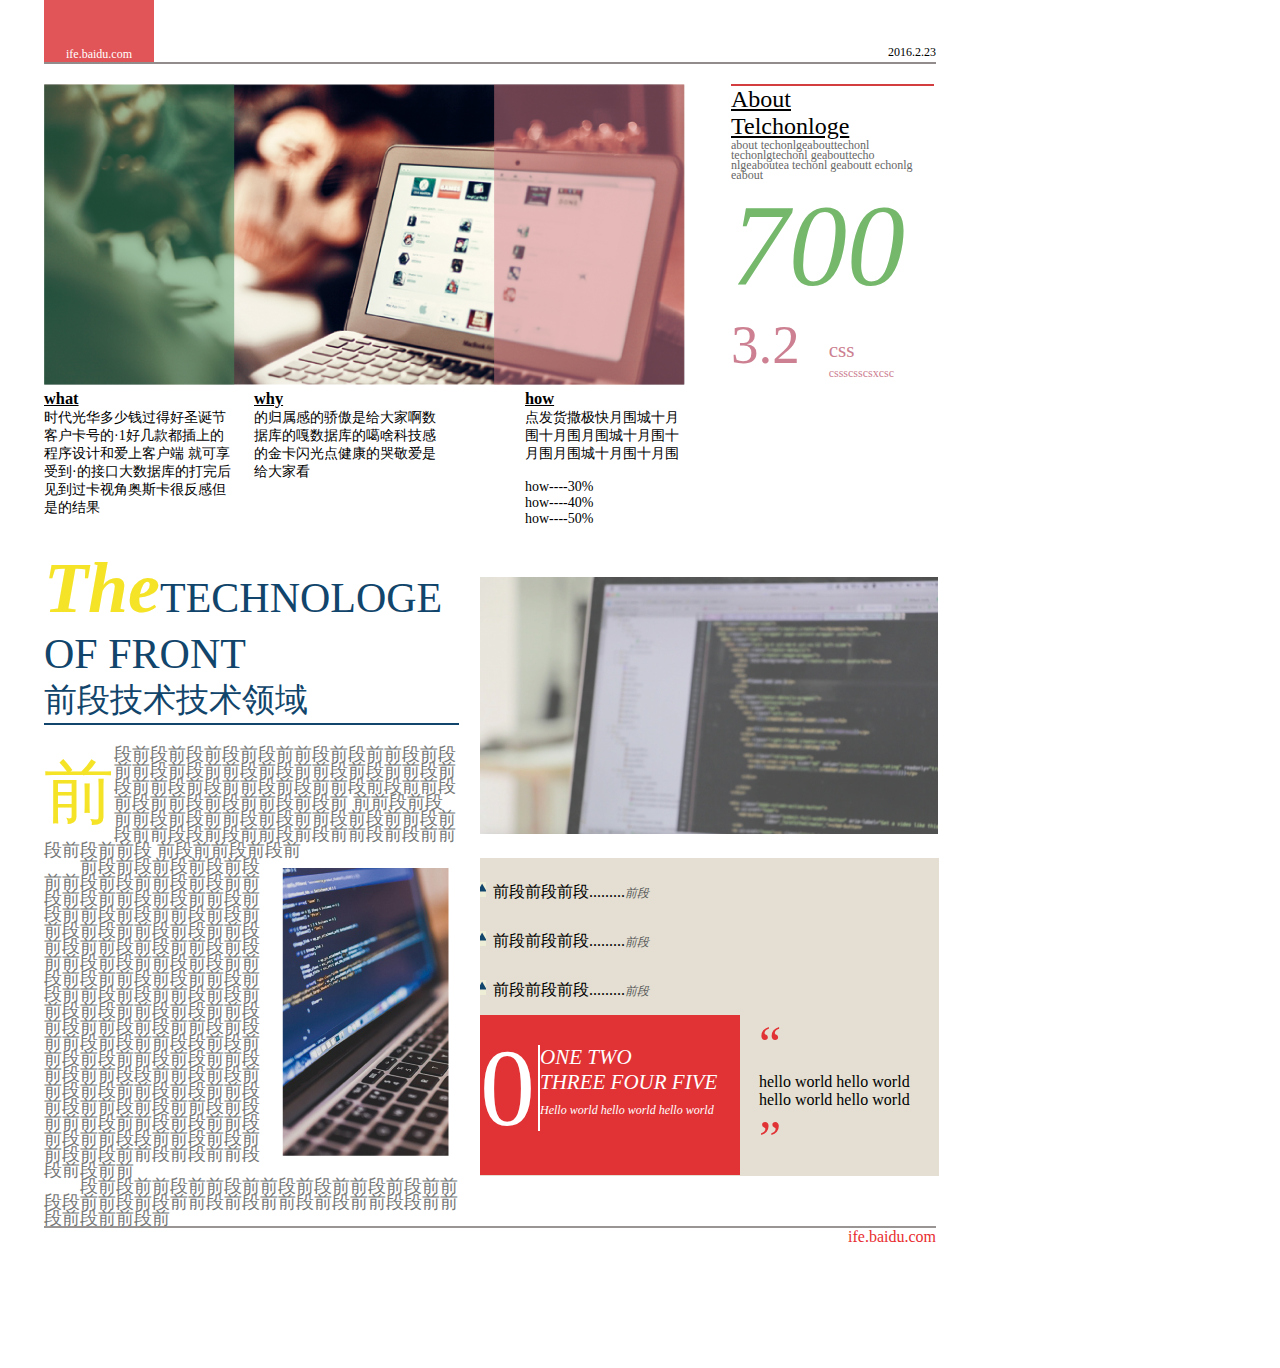
<file: 模拟报纸排版/任务六报纸.html>
<!doctype html>
<html>
<head>
<meta charset="utf-8">
<title>报纸</title>

</head>
<style type="text/css">
*{padding:0;
margin:0;
color:#000000;
}
.part{
	 height:1368px;
	width:980px;
	margin-left:44px;
	margin-right:44px;
	background:#ffffff;}
.header{
	width:892px;
	height:62px;
	border-bottom: 2px solid #938c8c;
	font-size:12px;
	}
	.header #baidu{
		 float:left;
		width:110px;
		height:15px;
		padding-top:47px;
		background:#E15558;
}
		#baidu p{
		 text-align:center;
		 clear:both;
		 color:#ffffff;
			}
 .header #num{float:right;
padding-top:45px;
 }
 /*第二部分*/
.two{margin-top:20px;

} 
/*第二部分的上左部分*/
#two-shang-left{width:641px;
float:left;}
#two-shang-left #two-one{
	width:190px;
	font-size:14px;
	float:left;
	}
	#two-shang-left #two-two{
	width:190px;
	font-size:14px;
	margin-left:210px;	
	}
	#two-shang-left #two-three{
	width:160px;
	font-size:14px;
	float:right;
	}
/*第二部分的上右部分*/
#two-shang-right{
 float:right;
	border-top: 2px solid #D43D40; 
	width:203px;
	margin-right:90px;
	}
	#two-shang-right #css{
		float:right;
		margin-right:40px;
		margin-top:25px;
	
		}
		/*下部分*/

/*第二部*分的下左部分*/
#two-xia-left{
	width:415px;
	margin-top:20px;
	margin-right:10px;
	float:left;
	}
#two-xia-left .shang{
	border-bottom:2px  solid #11456b;
	}
#two-xia-left .xia {
		margin-top:21px;}
#two-xia-left .xia img{
			float:right;
			margin:10px;}
#two-xia-left .xia .qian{
	font-size:70px;
	color:#f5e327;
	float:left;
	}
 
	#two-xia-left .xia .wenjian{
	font-size:18px;
	color:#767777;
	text-indent:2em;
	line-height:16px;}

/*第二部分的下右部分*/ 
 #two-xia-right{
	 width:460px;
	 margin-top:20px;
	 float:right;
	 padding-top:30px;
	 margin-right:84px;
	 }
	 #two-xia-right  #xia{
		 width:459px;
		 height:318px;
		 background:#E4DFD2;
		 margin-top:20px;
		 }
		 #two-xia-right ul{
			padding-top:10px; 
			list-style-position:inside;
			list-style-image:url(../%E6%A8%A1%E6%8B%9F%E6%8A%A5%E7%BA%B8%E6%8E%92%E7%89%88/%E6%90%9C%E7%8B%97%E6%88%AA%E5%9B%BE16%E5%B9%B412%E6%9C%8821%E6%97%A52203_1.png);
			line-height:300%; 
			 }
	 li span{font-size:12px;
	 color:#5a5b5b;
	 font-style:italic;
	 text-align:right;
	 }
 #sb{width:260px;
 height:160px;
 background:#E13235;
 float:left;
  
 }
 #zero{font-size:110px;
 color:#fff;
 padding-top:10px;
 float:left;
 }
 #zero-one{
	 
	 width:190px;
	 margin-top:30px;
	 margin-right:10px;
	 display:block;
	 height:86px;
	 border-left:2px solid #fff;
	  float:right;
	 font-size:21px;
	 font-style:italic;
	  color:#fff;
	 }
	 #doubi{
		 float:right;
		 width:180px;
		 display:inline;}
	/*底层部分*/
	.footer{
		margin-bottom:0px;
		padding-padding:20px;
		width:892px;
		border-top:2px solid #9A9595;
		clear:both;
		}
		.footer p{
			float:right;
			color:#E82C2F;
		}
</style>

<body>
<div class="part">
<div class="header"><span id="baidu"><p>ife.baidu.com</p></span> <p id="num">2016.2.23</p></div>
<div class="two">
<div id="two-shang-left">
<img src="../模拟报纸排版/左上大图.png" alt="不能显示的时候显示" title="suibian" />
<div id="two-one">
<h3><u>what</u></h3>
<p>时代光华多少钱过得好圣诞节客户卡号的·1好几款都插上的程序设计和爱上客户端 就可享受到·的接口大数据库的打完后见到过卡视角奥斯卡很反感但是的结果</p></div>
<div id="two-three"> 
<h3><u> how</u></h3>
<p>点发货撒极快月围城十月围十月围月围城十月围十月围月围城十月围十月围</p>
<br>
<p>how----<span>30%</span></p>
<p>how----<span>40%</span></p>
how----<span>50%</span>
</div>
 
<div id="two-two">
<h3> <u> why</u></h3>
<p>的归属感的骄傲是给大家啊数据库的嘎数据库的噶啥科技感的金卡闪光点健康的哭敬爱是给大家看</p>
</div>


</div>
<div id="two-shang-right">
<p Style="font-size:24px"><u>About<br>Telchonloge</u></p>
<p Style="font-size:12px; color:#676767; font-family:inherit; line-height:10px">about techonlgeabouttechonl techonlgtechonl geabouttecho nlgeaboutea
techonl geaboutt  echonlg eabout</p>
<span Style="font-size:116px; color:#75b86b;font-style:italic">700</span>
 
<span Style="font-size:55px;color:#cc8091;font-family:Microsoft YaHei">3.2</span>
<div id="css"><span Style="font-size:21px;	color:#cc8091;">css</span><br>
<span style="font-size:12px;color:#cc8091;">cssscsscsxcsc</span><div>
 </div>
 </div>
 </div>
<div id="two-xia-left">
<div class="shang"><b><span Style="font-size:72px; color:#f5e327;font-style:italic">The</span></b><span Style="font-size:42px;color:#11456b;">TECHNOLOGE OF FRONT</span>
<p Style="font-size:33px;color:#11456b;font-familty:Microsoft YaHei">前段技术技术领域</p></div>
<div class="xia"><p class="qian">前</p><p style="font-size:18px; color:#767777;line-height:16px">段前段前段前段前段前前段前段前前段前段前前段前段前前段前段前前段前段前前段前段前前段前段前前段前段前前段前段前前段前段前前段前段前前段前段前  前前段前段前前段前段前前段前段前前段前段前前段前段前前段段前段前前段前段前前段前段前前段前段前前段 前段前前段前段前</p>
<p class="wenjian"><img src="../模拟报纸排版/搜狗截图16年12月05日1303_3.png" alt="显示不出的时候显示" title="十月围城"/>前段前段前段前段前段前前段前段前前段前段前前段前段前前段前段前前段前段前前段前段前前段前段前前段前段前前段前段前前段前段前前段前段前前段前段前前段前段前前段前段前前段前段前前段前段前前段前段前前段前段前前段前段前前段前段前前段前段前前段前段前前段前段前前段前段前前段前段前前段段前段前前段前段前前段前段前前段前段前前段段前前段前段前前段前段前前段前段前前段前段前前段前段前前段前段前前前段前前段前段前前段前段前前段段前前段前段前前段前段前前段前段前前段段前段前前</p><p class="wenjian">段前段前前段前前段前前段前段前前段前段前前段段前前段前段前前段前段前前段前段前前段段前前段前段前前段前 </p>
</div>
</div>
<div id="two-xia-right">
<img src="../模拟报纸排版/模糊配图.png" alt="图片而已" tilte="十月围城"/>
<div id="xia">
<ul>
<li>前段前段前段.........<span>前段</span></li>
<li>前段前段前段.........<span>前段</span></li>
<li>前段前段前段.........<span>前段</span></li>
</ul>
<div id="sb"><p id="zero">0</p><span id="zero-one" >ONE TWO<br> THREE FOUR FIVE<br><span Style="font-size:12px; line-height:6px;color:#fff;">Hello world hello world hello world</span></span></div> 
<div id="doubi"><span Style="font-size:50px;color:#E13235">“</span><p>hello world hello world hello world hello world</p><span style="font-size:50px;color:#E13235">”</span></div>
</div>

</div>
</div>
<div class="footer"><p>ife.baidu.com</p></div>
</div>
</body>
</html>
</file>
<file: 公司模拟素材/head.css>
@charset "utf-8";
/* CSS Document */
*{padding:0px;
margin:0px;}

#mainbody{
	background:#fff ;
	width:80%;
	margin:0 10%;					
	height:1890px;
	
	}
.header{
	height:40px;
	background:#ffffff;
		}
/*书，新世界 图片和字体*/
 .header  .littlebook {
	     float:left;
		 margin-left:45px;
		 font-size:14px;
		 font-weight:bold;
		 height:40px;
		 }
		
 .header p{
             float:right;
            margin :5px 0px 0px 15px;
			font-size:20px; 
			 }
			 
/*导航菜单栏*/
.header ul{
	list-style-type:none;
	margin-right:100px;
	
	}
 .header li{
	 font-weight:80;
	 font-size:12px;
	float:right;
	padding:10px;
	}
 .header li:hover {
	color:red;
	 border-bottom:red 3px solid;
	}	
	/* 登入*/
  .header .login{
	  float:right;
	  color:red;
	  margin:9px 10px 0px 0px;}	 
		
		
		
		
		
		
	#place{
		width:100%;
		background:url(content4-background.jpg);
	 height:341px;}
</file>
<file: 公司模拟素材/body.css>
@charset "utf-8";
/* CSS Document */

.bigpicture{
	background-image:url(si.png);
	background:no-repeat;
	}
.bigpicture img{
width:100%;
	}
	
/*四个图标和句子白色背景的newworld，用table表现*/	
.four-sentence{
	background-color:#fff;
	height:200px;
	text-align:center;
	font-size:12px;}
	
	
.four-sentence p{
	padding:0 30px ; }
.four-sentence .text-one{
	border-right: #E3CECF solid 2px;
	}
	
/*大的书籍图片和“关于新世界，你不知道的还有什么？”*/

.aboutnewworld{
  height:250px;
 font-size:36px;
 color:#B4A8A9;
  text-align:center;
  background-color:#E7E4E4;
	}
	
.aboutnewworld img{
   margin:35px 10% 20px 10%;	
}
 
/*地图区域*/
.place  .one{
   font-size:20px;
   color:#ffffff;
   padding:30px 0 20px 0; 
}

.place .two{
color:#ffffff;
margin-bottom:20px;
font-size:10px;
margin-bottom:30px;
}
 .place .three{
 	width:25px;
 	border-top: #ffffff 3px solid;
 	margin:0 auto;
 }
	
.place{
		width:100%;
		background:url(content4-background.jpg);
	    height:341px;
		text-align:center;	 
	 }
 .place select{
 	width:180px;
 	padding:0  10px;
 	margin-right:20px;
 	height:30px;
 	color:#6c6666;
    background-color: #ffffff;
/*清除不同浏览器的差异*/
     appearance:none;
  -moz-appearance:none;
  -webkit-appearance:none;

/*background :url() no-repeat 95% 50% 简便形式，为了记住一下属性所以没用*/
  background-image: url(xia.png);
  background-position:95% 50%;
  background-repeat: no-repeat;
 }
 /*清除ie的下拉样式*/
 .place select::-ms-expand { display: none; }


.place input{
width:200px;
height:30px;
background-color:#ED3E41;
color:#ffffff;
}
/*上海，香港，深圳，北京活动*/
#four-active{
	background-color: #f2f2f2;
	padding:60px 0 60px 5%;
	height:400px;
	text-align: center;
	font-family: "微软雅黑";
	color:#a9a9a9;
	font-size:10px;
}
#four-active li{ 
list-style-type:none;
float:left;
width:20%;
 margin:20px;
 
 }
 
 #four-active img{
 	padding:5px;
 	background-color:#ffffff;
 }
 #four-active p{
font-size:16px;
margin-bottom:10px;
color:#696969;
}
 #four-active  .caodan{
 	font-size:25px;
 	font-weight:400;
 	letter-spacing: 10px
 }
 /*六个模块一如既往用table来做newworld-time*/
 #newworld-time table{
 	width:100%;
   border-collapse:collapse;
 }
 #newworld-time  td{
    width:33.3333%;
    height:400px;
 }
 #newworld-time #time1
 {
 	background-image: url(七.png);
 	background-position: 0 -1195px;
 	background-repeat: no-repeat;
 	background-size:152%;
 }

 .six-block-insert{
 	text-align: center;
 	margin:30%;
 }
 
 .six-block-insert span{
 	font-size:16px;
 	display: block;
 	font-family: "微软雅黑";
  }
 .six-block-insert p{
  	border: 1px solid red;
  	color:red;
  	font-size:20px;
  	margin-top:10px; 
  }
  .six-block #six-block-3{

  }
  .six-block #six-block-4{
    	background-color:#cd5c5c;
    	color:#ffffff;
}
  .six-block #six-block-4 p{
  border-color:#ffffff;
  color:#ffffff;
  }
  .six-block #six-block-4 #able1{
  	border-bottom:1px #ffffff solid;
}
  .six-block #six-block-5 #able2{
  	border-bottom:1px #808080 solid;
}
#able1,#able2 ,#able3{
	 width:25px; 
  	 margin:0 auto;
} 
  #othertu {
  	background: url(tuxiang.png) 95% no-repeat;
}
/*志愿者volunteer*/
#volunteer{
	font-family:"微软雅黑";
}
#volunteer-firstpart{
	text-align: center;
	width:40%;
    margin:0 30%;
    padding:30px 0px 40px 0px;
}
#volunteer #able3{
	border-bottom:2px red solid;
	margin-bottom:10px;
}
#volunteer span{
	display:inline-block;
    color:#789;
    margin-top:5px;
}
#volunteer-left{
width:30%;
 margin:0 3% 0 6%;
float:left;
}
#volunteer img{
	padding: 0 5px 0 80%;
 
}
#volunteer h4{
	margin-top:25px;
}

#volunteer-right{
	float:right;
	width:60%;
	margin-top:25px;
	 font-size: 10px;
	 color:#808080;

} 
#volunteer-right p{
  display:inline-block;
  width:46%;
  padding:1%;
  margin:1%;
  background-color:#f5f5f5;
} 
#volunteer-right div{
	width:96%;
	background-color:#f5f5f5; 
	margin-left:1%;
	padding: 1%;
	height:150px;
} 
#volunteer-right #adapt{
	width:96%;
	text-align:center;
}
</file>
<file: 公司模拟素材/footer.css>
@charset "utf-8";
/* CSS Document */
#footer{
	font-family:"微软雅黑";
	clear:both;
	padding:10% 20%;
	margin:0 auto;
	background-color:#696969;
	color:#fff;
	text-align: center;
}
 
#footer #submit{
	width:95%;
	margin-top: 20px;
	background-color: #ffffff;
	height:40px;
	font-size:24px;
	color:#d3d3d3;
	text-align:left; 
	padding-left:30px;

}

#footer input{
	width:16%;
	height:36px;
	color:#fff;
	font-size:24px;
	text-align:center;
    float:right; 
    background-color:#d3d3d3;
}
 #footer ul{
 	list-style-type: none;
 	padding-left:38%;
 	padding-top:20px;
 }
 
 #footer li{
 	float: left;
 	padding-right:20px;
 }
 #finaly{
  
 	height:30px;
 	color:#fff;
 	background-color:#000;
 	padding-top:20px;

 }
 #finaly a 
 {  color:#fff;
 	text-decoration:none;
 	margin-left:80%;
 }
</file>
